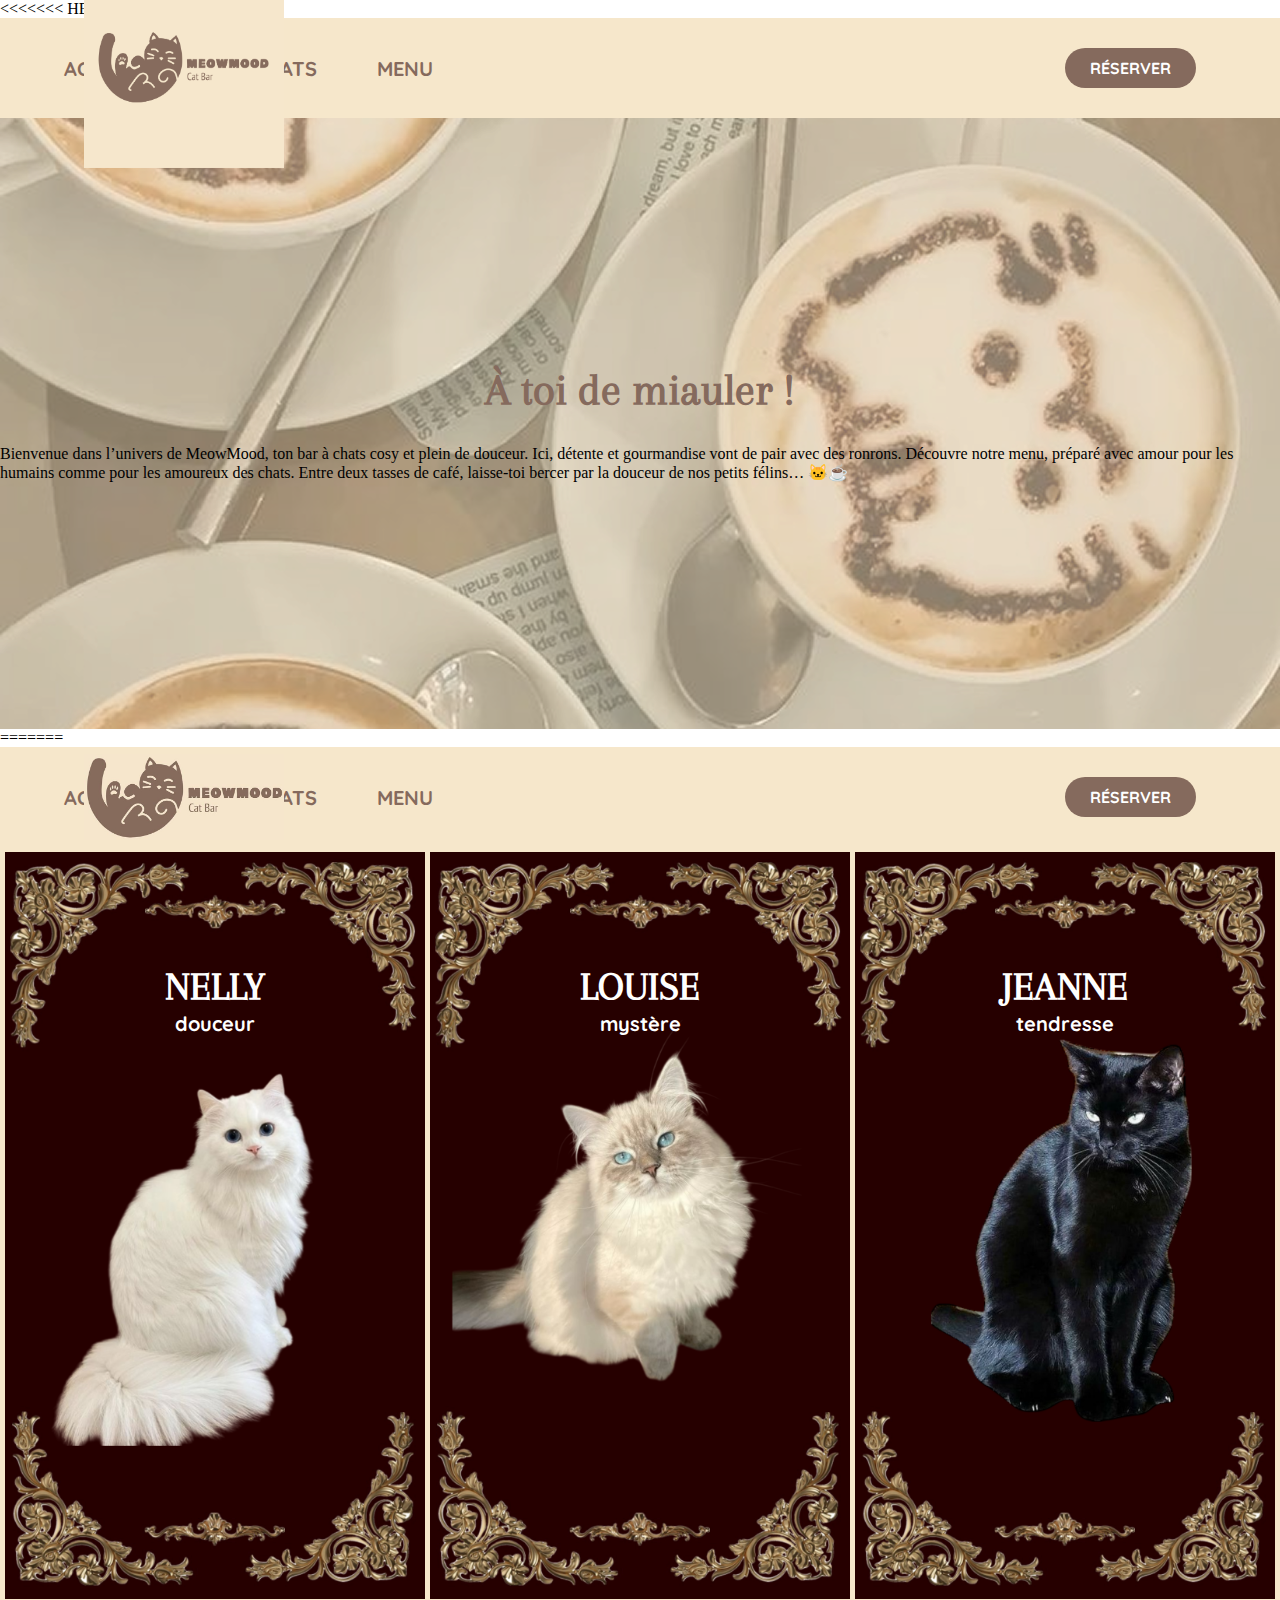
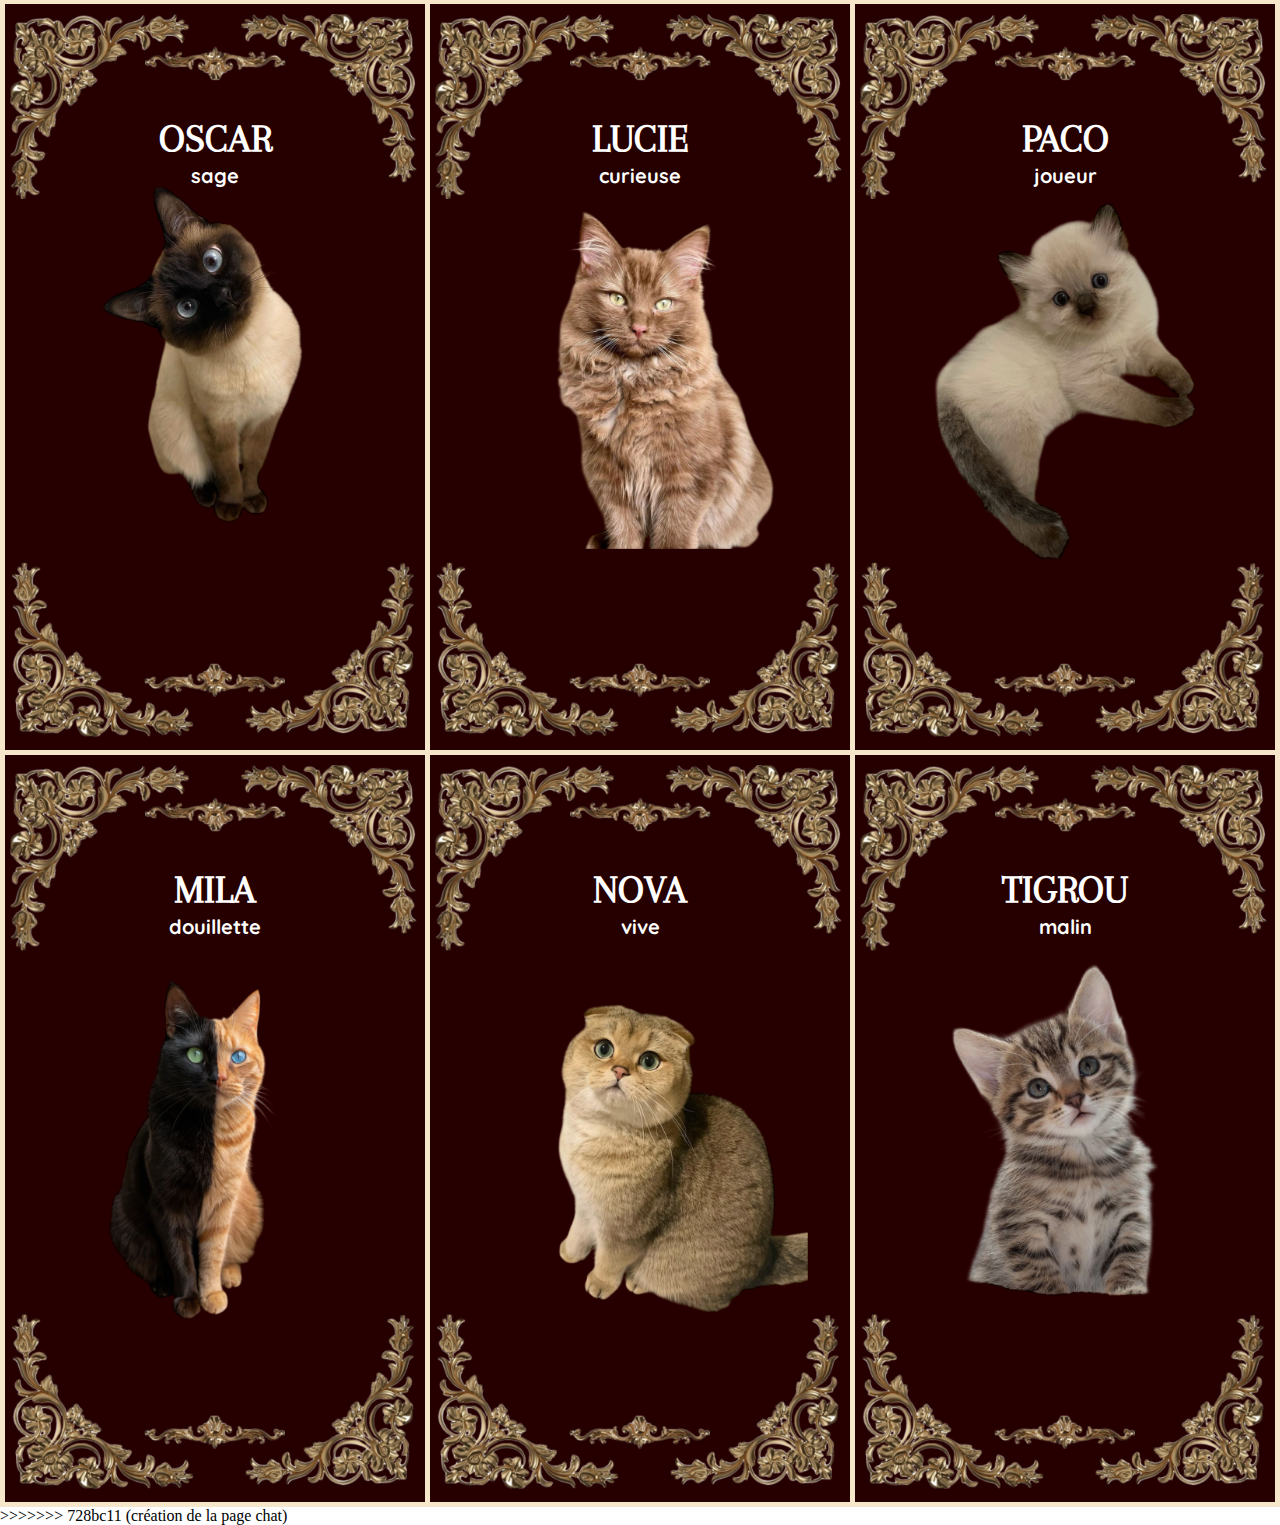
<file: index.html>
<!DOCTYPE html>
<html lang="fr">
<head>
<<<<<<< HEAD
    <meta charset="UTF-8">
    <meta name="viewport" content="width=device-width, initial-scale=1.0">
    <link rel="stylesheet" href="./chat.css">
    <link rel="preconnect" href="https://fonts.googleapis.com">
    <link rel="preconnect" href="https://fonts.gstatic.com" crossorigin>
    <link href="https://fonts.googleapis.com/css2?family=Lato:ital,wght@0,100;0,300;0,400;0,700;0,900;1,100;1,300;1,400;1,700;1,900&family=Outfit:wght@100..900&family=Quicksand:wght@300..700&family=Roboto+Condensed:ital,wght@0,100..900;1,100..900&display=swap" rel="stylesheet">
    <link rel="preconnect" href="https://fonts.googleapis.com">
    <link rel="preconnect" href="https://fonts.gstatic.com" crossorigin>
    <link href="https://fonts.googleapis.com/css2?family=Arapey:ital@0;1&family=Lato:ital,wght@0,100;0,300;0,400;0,700;0,900;1,100;1,300;1,400;1,700;1,900&family=Outfit:wght@100..900&family=Quicksand:wght@300..700&family=Roboto+Condensed:ital,wght@0,100..900;1,100..900&display=swap" rel="stylesheet">
    <title>Bar a chat</title>
</head>
<body>

<header>
        <nav>
          <img class="Logo" src="./logo v2.png" alt="logo MeowMood">
          <ul class="menu">
            <li>ACCUEIL</li>
            <li>NOS CHATS</li>
            <li>MENU</li>
          </ul>
          <button class="bouton-reserver">RÉSERVER</button>
        </nav>
      </header>

        <section class="nosboissons">
            <div class="intro">
                <h2 class="Jouer"> 
                    À toi de miauler !             
                 </h2>
                <p>
                    Bienvenue dans l’univers de MeowMood, ton bar à chats cosy et plein de douceur. Ici, détente et gourmandise vont de pair avec des ronrons. Découvre notre menu, préparé avec amour pour les humains comme pour les amoureux des chats. Entre deux tasses de café, laisse-toi bercer par la douceur de nos petits félins… 🐱☕
                </p>
            </div>

        </section>
=======
  <meta charset="UTF-8">
  <meta name="viewport" content="width=device-width, initial-scale=1.0">
  <title>Bar à chat</title>
  <link rel="stylesheet" href="Barachat.css">
  <link href="https://fonts.googleapis.com/css2?family=Arapey&family=Quicksand:wght@700&display=swap" rel="stylesheet">
</head>
<body>

    <header>
        <nav>
          <img class="Logo" src="./dossierphotochats/EBA35C6B-AF09-4070-A77E-F911AA7EF994_4_5005_c.jpeg" alt="logo MeowMood">
          <ul class="menu">
            <li>ACCUEIL</li>
            <li>NOS CHATS</li>
            <li>MENU</li>
          </ul>
          <button class="bouton-reserver">RÉSERVER</button>
        </nav>
      </header>
      

  <div class="chats">
    <div class="chat">
      <div class="noschats">
        <h2 class="nom">NELLY</h2>
        <p class="desc">douceur</p>
      </div>
      <img src="./dossierphotochats/070DD762-BCC7-44D9-8A66-4AE2BA2AAE58.png" alt="">
    </div>

    <div class="chat">
      <div class="noschats">
        <h2 class="nom">LOUISE</h2>
        <p class="desc">mystère</p>
      </div>
      <img src="./dossierphotochats/0F3E658E-907B-41C0-9786-19E8A2D44AFA.png" alt="">
    </div>

    <div class="chat">
      <div class="noschats">
        <h2 class="nom">JEANNE</h2>
        <p class="desc">tendresse</p>
      </div>
      <img src="./dossierphotochats/82FE5A45-3CA8-4BC0-947E-5FAD5B3723F5.png" alt="">
    </div>
    <div class="chat">
        <div class="noschats">
          <h2 class="nom">OSCAR</h2>
          <p class="desc">sage</p>
        </div>
        <img src="./dossierphotochats/4747D7E4-2DF5-4975-9103-C288CE723E0D.png" alt="">
      </div>
  
      <div class="chat">
        <div class="noschats">
          <h2 class="nom">LUCIE</h2>
          <p class="desc">curieuse</p>
        </div>
        <img src="./dossierphotochats/A15ACE97-04F4-4553-BE25-A222AAF6F7BC.png" alt="">
      </div>
  
      <div class="chat">
        <div class="noschats">
          <h2 class="nom">PACO</h2>
          <p class="desc">joueur</p>
        </div>
        <img src="./dossierphotochats/C7548AB7-7E4F-4FF6-9779-8B0E4E43654F.png" alt="">
      </div>
  
      <div class="chat">
        <div class="noschats">
          <h2 class="nom">MILA</h2>
          <p class="desc">douillette</p>
        </div>
        <img src="./dossierphotochats/F07F764D-E071-40C1-8E4C-76A402B6C269.png" alt="">
      </div>
  
      <div class="chat">
        <div class="noschats">
          <h2 class="nom">NOVA</h2>
          <p class="desc">vive</p>
        </div>
        <img src="./dossierphotochats/B8B4A647-DC1F-46BC-B7A4-1950BE65A9E4.png" alt="">
      </div>
  
      <div class="chat">
        <div class="noschats">
          <h2 class="nom">TIGROU</h2>
          <p class="desc">malin</p>
        </div>
        <img src="./dossierphotochats/30380AE3-3FB3-434A-B984-7815D08103D7.png" alt="">
      </div>
  </div>

>>>>>>> 728bc11 (création de la page chat)
</body>
</html>
</file>
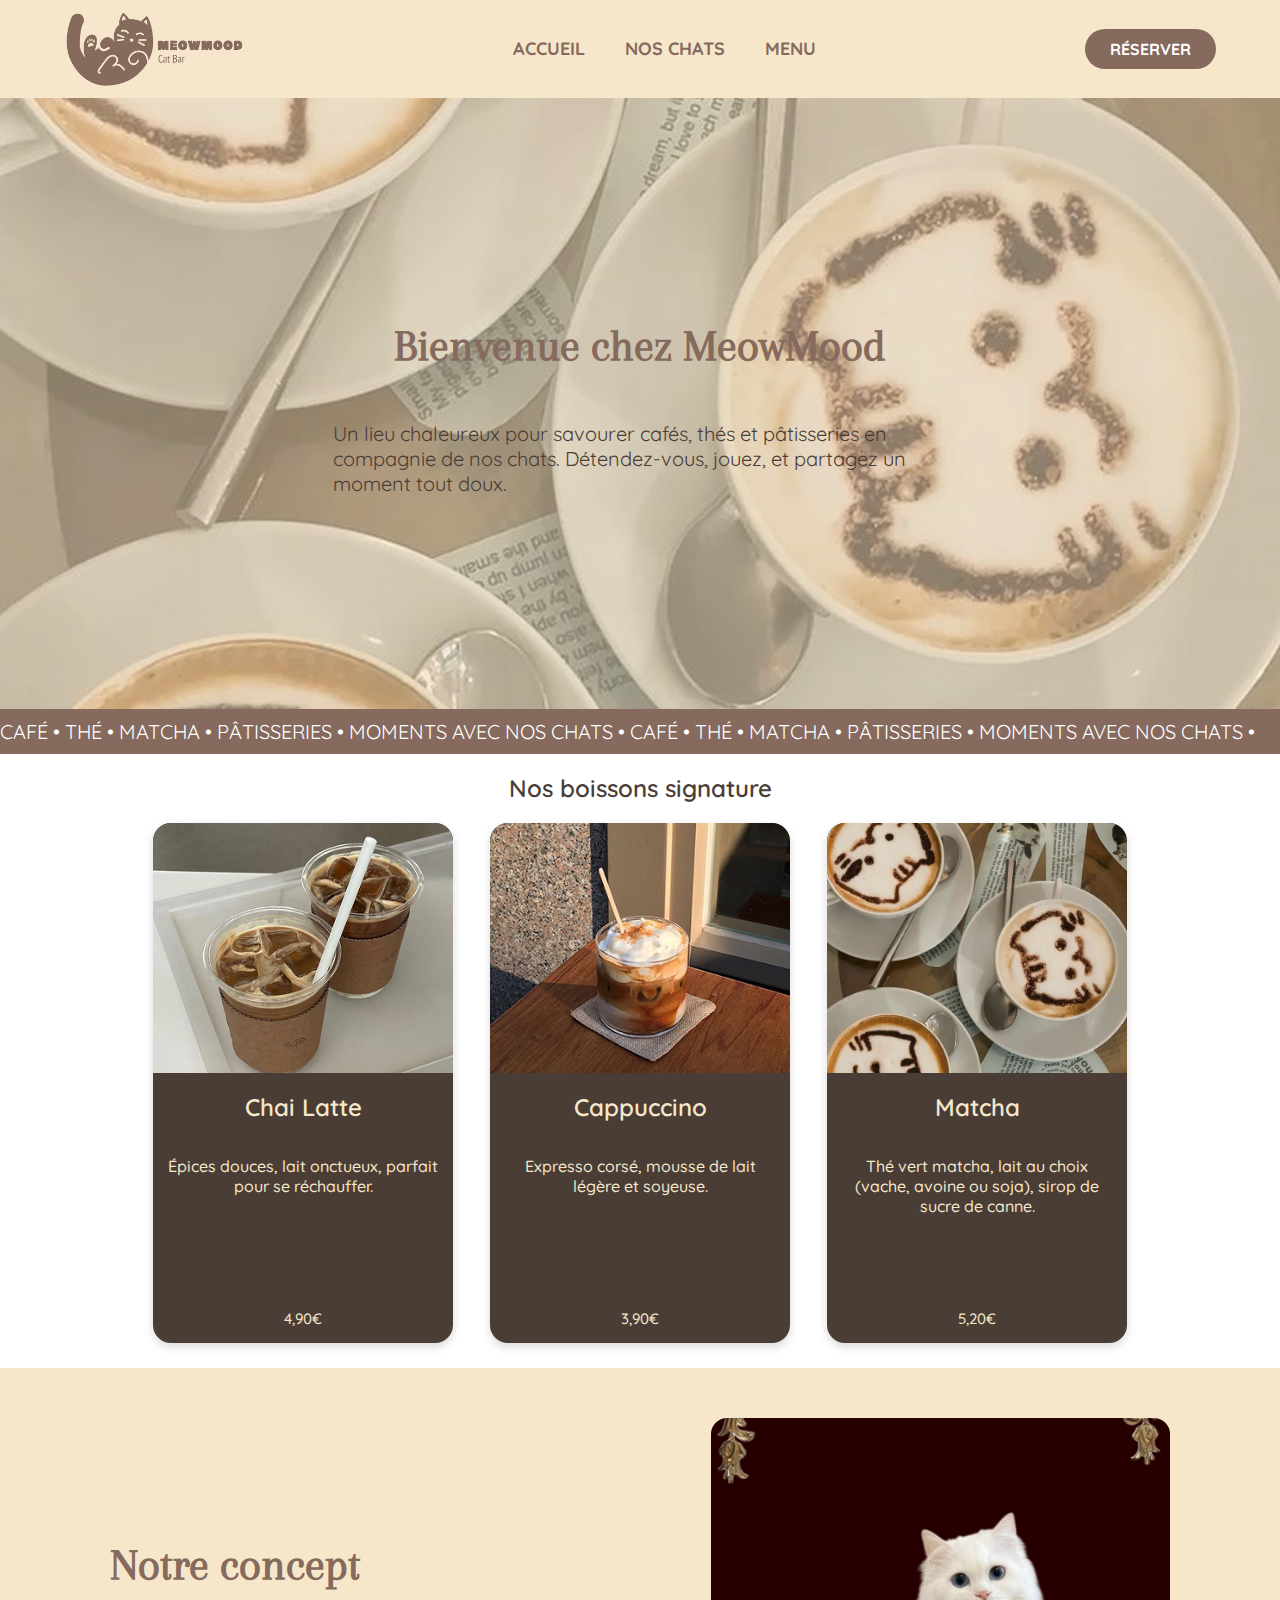
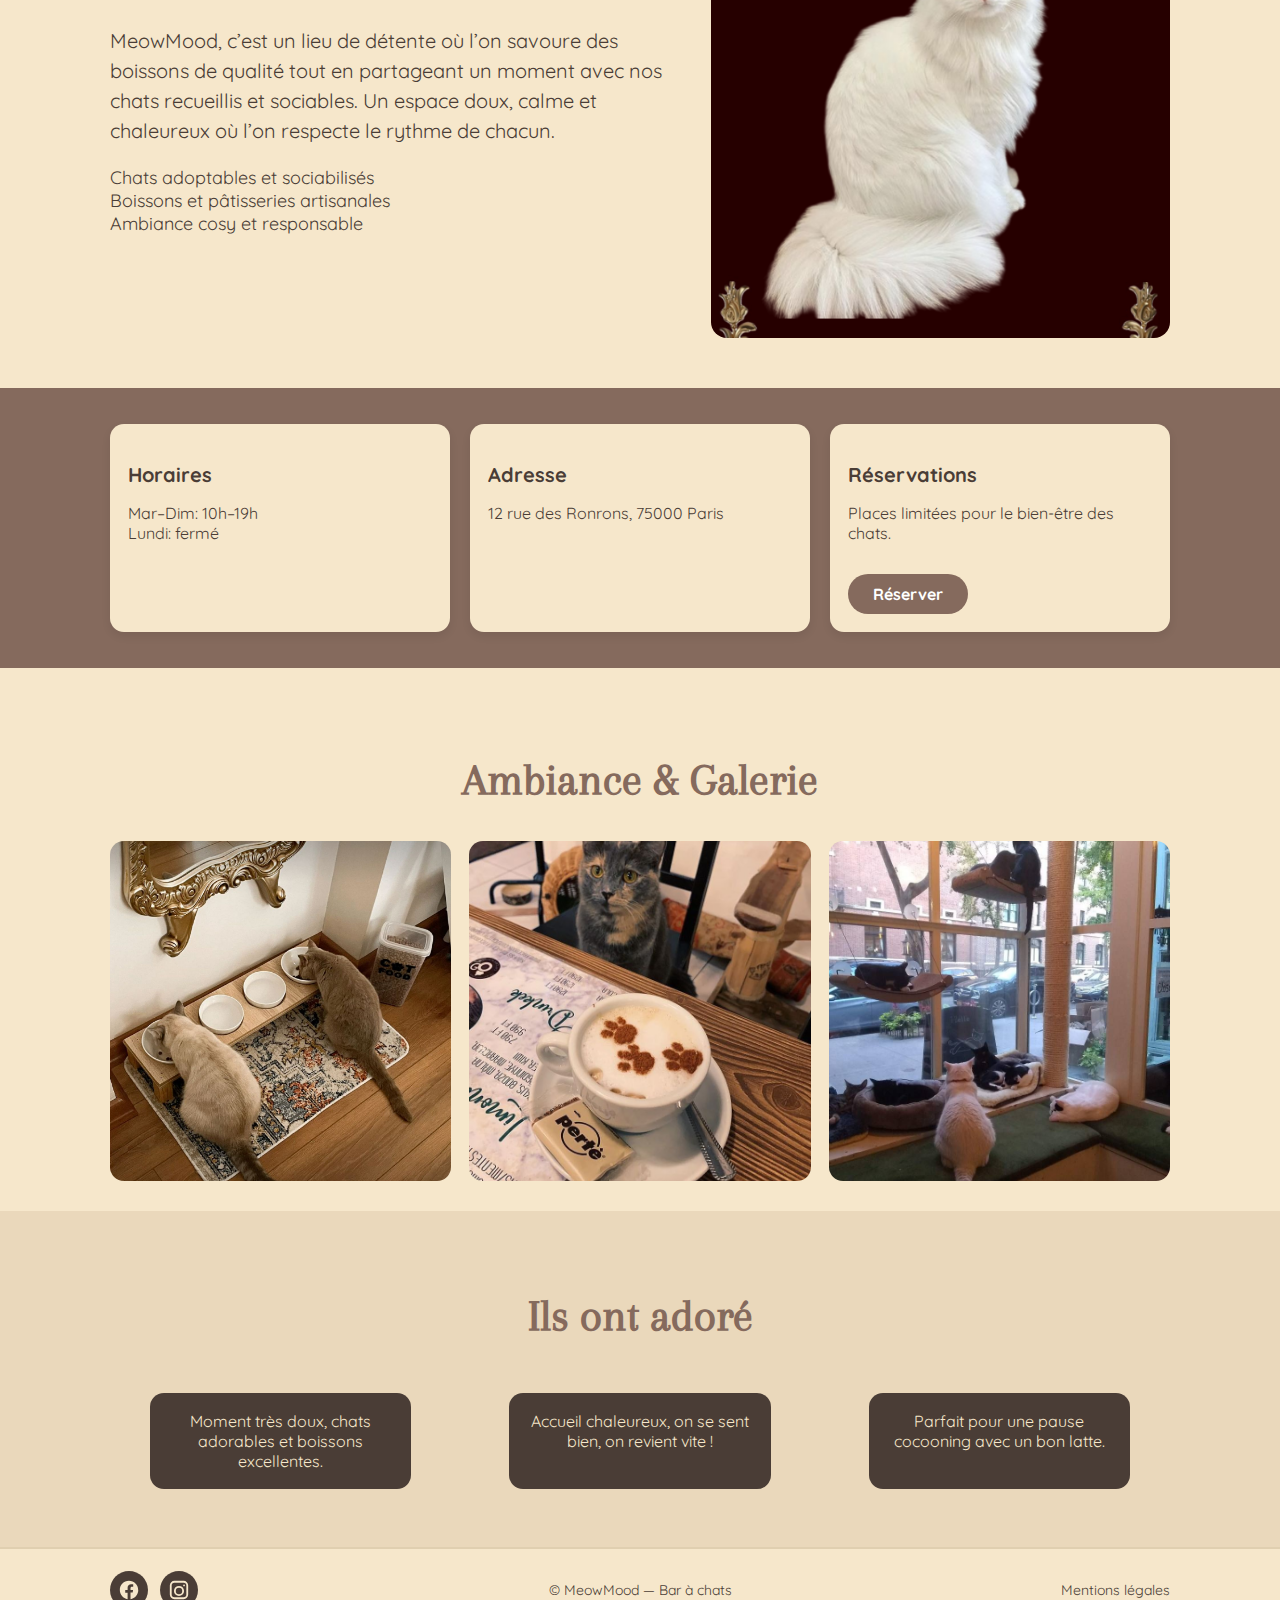
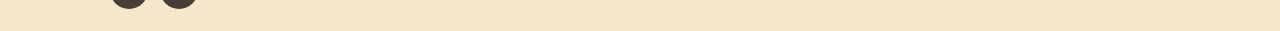
<file: accueil.html>
<!DOCTYPE html>
<html lang="fr">
<head>
    <meta charset="UTF-8">
    <meta name="viewport" content="width=device-width, initial-scale=1.0">
    <title>Bar à chat - Accueil</title>
    <link rel="stylesheet" href="accueil.css">
    <link href="https://fonts.googleapis.com/css2?family=Arapey&family=Quicksand:wght@700&display=swap" rel="stylesheet">
</head>
<body>
    <header>
        <nav>
          <img class="Logo" src="./dossierphotochats/EBA35C6B-AF09-4070-A77E-F911AA7EF994_4_5005_c.jpeg" alt="logo MeowMood">
          <ul class="menu">
            <li>ACCUEIL</li>
            <li><a href="nos-chats.html" style="color: inherit; text-decoration: none;">NOS CHATS</a></li>
            <li><a href="index.html" style="color: inherit; text-decoration: none;">MENU</a></li>
          </ul>
          <button class="bouton-reserver">RÉSERVER</button>
        </nav>
    </header>

    <section class="intro">
        <div style="flex:1"></div>
        <h1 class="Jouer">Bienvenue chez MeowMood</h1>
        <p class="premier">Un lieu chaleureux pour savourer cafés, thés et pâtisseries en compagnie de nos chats. Détendez-vous, jouez, et partagez un moment tout doux.</p>
        <div style="flex:1"></div>
    </section>

    <div class="deroule">
        <div class="texte_fixe">
            <span class="texte_deroulant">CAFÉ • THÉ • MATCHA • PÂTISSERIES • MOMENTS AVEC NOS CHATS • CAFÉ • THÉ • MATCHA • PÂTISSERIES • MOMENTS AVEC NOS CHATS • </span>
        </div>
    </div>

    <section class="boissons">
        <h2 class="boissons-titres">Nos boissons signature</h2>
        <div class="drinks">
            <article class="card-boisson">
                <img class="matcha" src="./Chai latte.png" alt="Chai latte">
                <h3 class="boisson-titre">Chai Latte</h3>
                <p class="boisson-text">Épices douces, lait onctueux, parfait pour se réchauffer.</p>
                <p class="boisson-prix">4,90€</p>
            </article>
            <article class="card-boisson">
                <img class="matcha" src="./capuccino.png" alt="Cappuccino">
                <h3 class="boisson-titre">Cappuccino</h3>
                <p class="boisson-text">Expresso corsé, mousse de lait légère et soyeuse.</p>
                <p class="boisson-prix">3,90€</p>
            </article>
            <article class="card-boisson">
                <img class="matcha" src="./bdf82044e49492984450d56ca21430ed.jpg" alt="Matcha latte">
                <h3 class="boisson-titre">Matcha</h3>
                <p class="boisson-text">Thé vert matcha, lait au choix (vache, avoine ou soja), sirop de sucre de canne.</p>
                <p class="boisson-prix">5,20€</p>
            </article>
        </div>
    </section>

    <section class="concept">
        <div class="concept__content">
            <div class="concept__text">
                <h2 class="section-title">Notre concept</h2>
                <p class="section-paragraph">MeowMood, c’est un lieu de détente où l’on savoure des boissons de qualité tout en partageant un moment avec nos chats recueillis et sociables. Un espace doux, calme et chaleureux où l’on respecte le rythme de chacun.</p>
                <ul class="concept__list">
                    <li>Chats adoptables et sociabilisés</li>
                    <li>Boissons et pâtisseries artisanales</li>
                    <li>Ambiance cosy et responsable</li>
                </ul>
            </div>
            <div class="concept__media">
                <img src="./dossierphotochats/070DD762-BCC7-44D9-8A66-4AE2BA2AAE58.png" alt="Chat dans le bar" class="concept__img">
            </div>
        </div>
    </section>

    <section class="infos">
        <div class="infos__grid">
            <div class="infos__card">
                <h3 class="infos__title">Horaires</h3>
                <p class="infos__text">Mar–Dim: 10h–19h<br>Lundi: fermé</p>
            </div>
            <div class="infos__card">
                <h3 class="infos__title">Adresse</h3>
                <p class="infos__text">12 rue des Ronrons, 75000 Paris</p>
            </div>
            <div class="infos__card">
                <h3 class="infos__title">Réservations</h3>
                <p class="infos__text">Places limitées pour le bien-être des chats.</p>
                <button class="bouton-reserver infos__cta">Réserver</button>
            </div>
        </div>
    </section>

    <section class="galerie">
        <h2 class="section-title center">Ambiance & Galerie</h2>
        <div class="galerie__grid">
            <img src="./051cada663c56b49b1760e0638ea4081.jpg" alt="Chai latte" class="galerie__img">
            <img src="./café bar a chat.jpg" alt="Cappuccino" class="galerie__img">
            <img src="./bar fenetre.jpg" alt="Matcha" class="galerie__img">
        </div>
    </section>

    <section class="temoignages">
        <h2 class="section-title center">Ils ont adoré</h2>
        <div class="temoignages__list">
            <blockquote class="temoignage">Moment très doux, chats adorables et boissons excellentes.</blockquote>
            <blockquote class="temoignage">Accueil chaleureux, on se sent bien, on revient vite !</blockquote>
            <blockquote class="temoignage">Parfait pour une pause cocooning avec un bon latte.</blockquote>
        </div>
    </section>

    <footer class="footer">
        <div class="footer__container">
            <div class="footer__social">
                <a class="footer__icon" href="#" aria-label="Facebook">
                    <svg viewBox="0 0 24 24" width="22" height="22" fill="currentColor" aria-hidden="true"><path d="M22 12.06C22 6.48 17.52 2 11.94 2S2 6.48 2 12.06c0 5.02 3.68 9.18 8.48 9.94v-7.03H7.9v-2.9h2.58V9.6c0-2.54 1.51-3.95 3.83-3.95 1.11 0 2.27.2 2.27.2v2.5h-1.28c-1.26 0-1.65.79-1.65 1.6v1.92h2.81l-.45 2.9h-2.36V22c4.8-.76 8.45-4.92 8.45-9.94z"/></svg>
                </a>
                <a class="footer__icon" href="#" aria-label="Instagram">
                    <svg viewBox="0 0 24 24" width="22" height="22" fill="currentColor" aria-hidden="true"><path d="M7 2h10a5 5 0 0 1 5 5v10a5 5 0 0 1-5 5H7a5 5 0 0 1-5-5V7a5 5 0 0 1 5-5zm0 2a3 3 0 0 0-3 3v10a3 3 0 0 0 3 3h10a3 3 0 0 0 3-3V7a3 3 0 0 0-3-3H7zm5 3.5a5.5 5.5 0 1 1 0 11a5.5 5.5 0 0 1 0-11zm0 2a3.5 3.5 0 1 0 0 7a3.5 3.5 0 0 0 0-7zM17.5 6a1 1 0 1 1 0 2a1 1 0 0 1 0-2z"/></svg>
                </a>
            </div>
            <p class="footer__text">© MeowMood — Bar à chats</p>
            <a href="#" class="footer__legal">Mentions légales</a>
        </div>
    </footer>

</body>
</html>
</file>
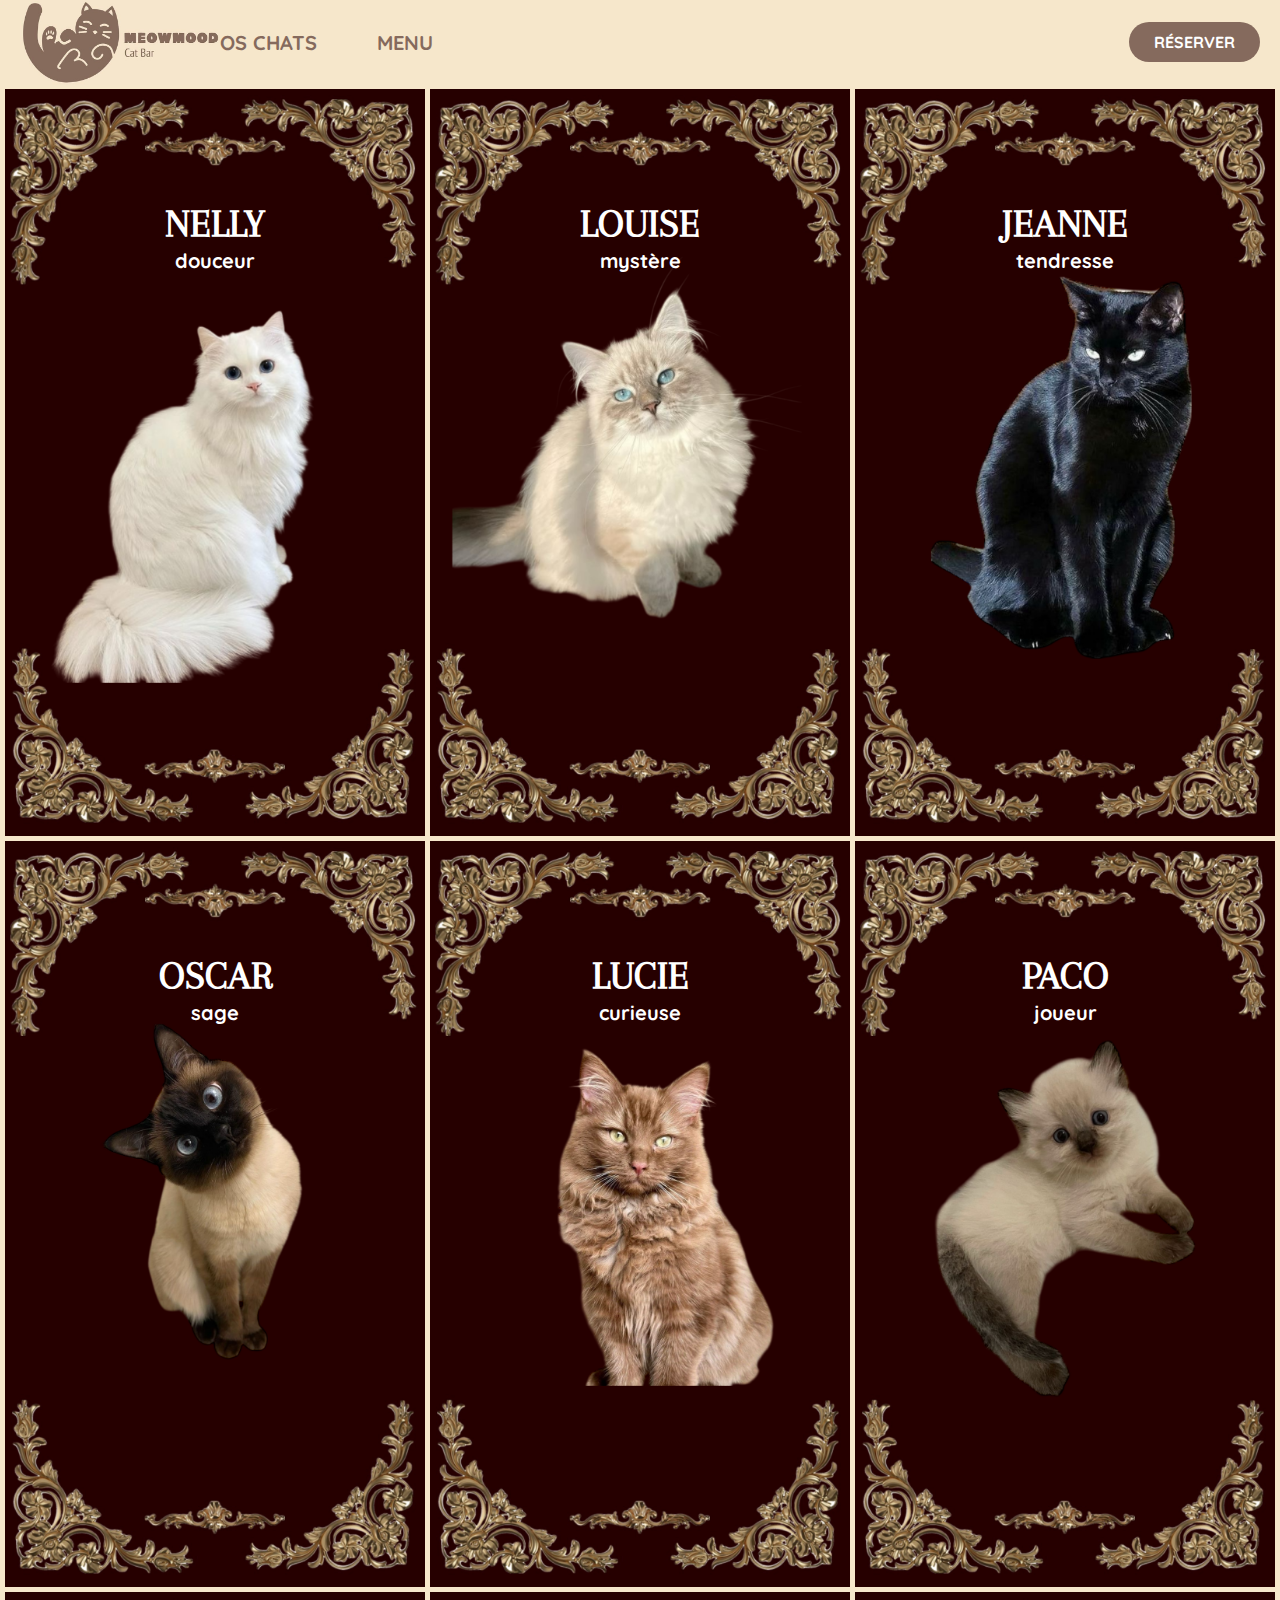
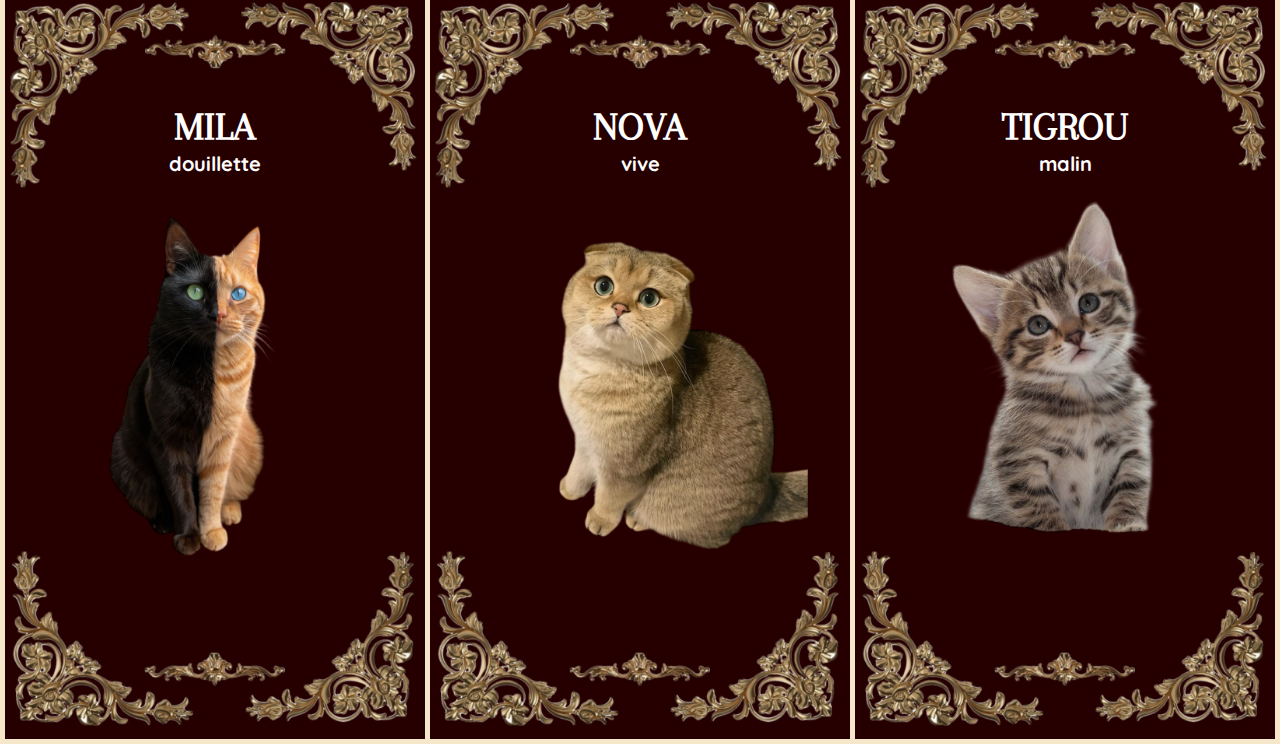
<file: nos-chats.html>
<!DOCTYPE html>
<html lang="fr">
<head>
  <meta charset="UTF-8" />
  <meta name="viewport" content="width=device-width, initial-scale=1.0"/>
  <title>Bar à chat</title>
  <link rel="stylesheet" href="Barachat.css"/>
  <link href="https://fonts.googleapis.com/css2?family=Arapey&family=Quicksand:wght@700&display=swap" rel="stylesheet">
</head>
<body>

  <header>
    <nav>
      <img class="Logo" src="./dossierphotochats/EBA35C6B-AF09-4070-A77E-F911AA7EF994_4_5005_c.jpeg" alt="logo MeowMood">
      <ul class="menu">
        <li>ACCUEIL</li>
        <li>NOS CHATS</li>
        <li>MENU</li>
      </ul>
      <button class="bouton-reserver">RÉSERVER</button>
    </nav>
  </header>

  <div class="chats">
    <div class="chat">
      <div class="noschats">
        <h2 class="nom">NELLY</h2>
        <p class="desc">douceur</p>
      </div>
      <img src="./dossierphotochats/070DD762-BCC7-44D9-8A66-4AE2BA2AAE58.png" alt="Nelly">
    </div>

    <div class="chat">
      <div class="noschats">
        <h2 class="nom">LOUISE</h2>
        <p class="desc">mystère</p>
      </div>
      <img src="./dossierphotochats/0F3E658E-907B-41C0-9786-19E8A2D44AFA.png" alt="Louise">
    </div>

    <div class="chat">
      <div class="noschats">
        <h2 class="nom">JEANNE</h2>
        <p class="desc">tendresse</p>
      </div>
      <img src="./dossierphotochats/82FE5A45-3CA8-4BC0-947E-5FAD5B3723F5.png" alt="Jeanne">
    </div>

    <div class="chat">
      <div class="noschats">
        <h2 class="nom">OSCAR</h2>
        <p class="desc">sage</p>
      </div>
      <img src="./dossierphotochats/4747D7E4-2DF5-4975-9103-C288CE723E0D.png" alt="Oscar">
    </div>

    <div class="chat">
      <div class="noschats">
        <h2 class="nom">LUCIE</h2>
        <p class="desc">curieuse</p>
      </div>
      <img src="./dossierphotochats/A15ACE97-04F4-4553-BE25-A222AAF6F7BC.png" alt="Lucie">
    </div>

    <div class="chat">
      <div class="noschats">
        <h2 class="nom">PACO</h2>
        <p class="desc">joueur</p>
      </div>
      <img src="./dossierphotochats/C7548AB7-7E4F-4FF6-9779-8B0E4E43654F.png" alt="Paco">
    </div>

    <div class="chat">
      <div class="noschats">
        <h2 class="nom">MILA</h2>
        <p class="desc">douillette</p>
      </div>
      <img src="./dossierphotochats/F07F764D-E071-40C1-8E4C-76A402B6C269.png" alt="Mila">
    </div>

    <div class="chat">
      <div class="noschats">
        <h2 class="nom">NOVA</h2>
        <p class="desc">vive</p>
      </div>
      <img src="./dossierphotochats/B8B4A647-DC1F-46BC-B7A4-1950BE65A9E4.png" alt="Nova">
    </div>

    <div class="chat">
      <div class="noschats">
        <h2 class="nom">TIGROU</h2>
        <p class="desc">malin</p>
      </div>
      <img src="./dossierphotochats/30380AE3-3FB3-434A-B984-7815D08103D7.png" alt="Tigrou">
    </div>
  </div>

</body>
</html>
</file>
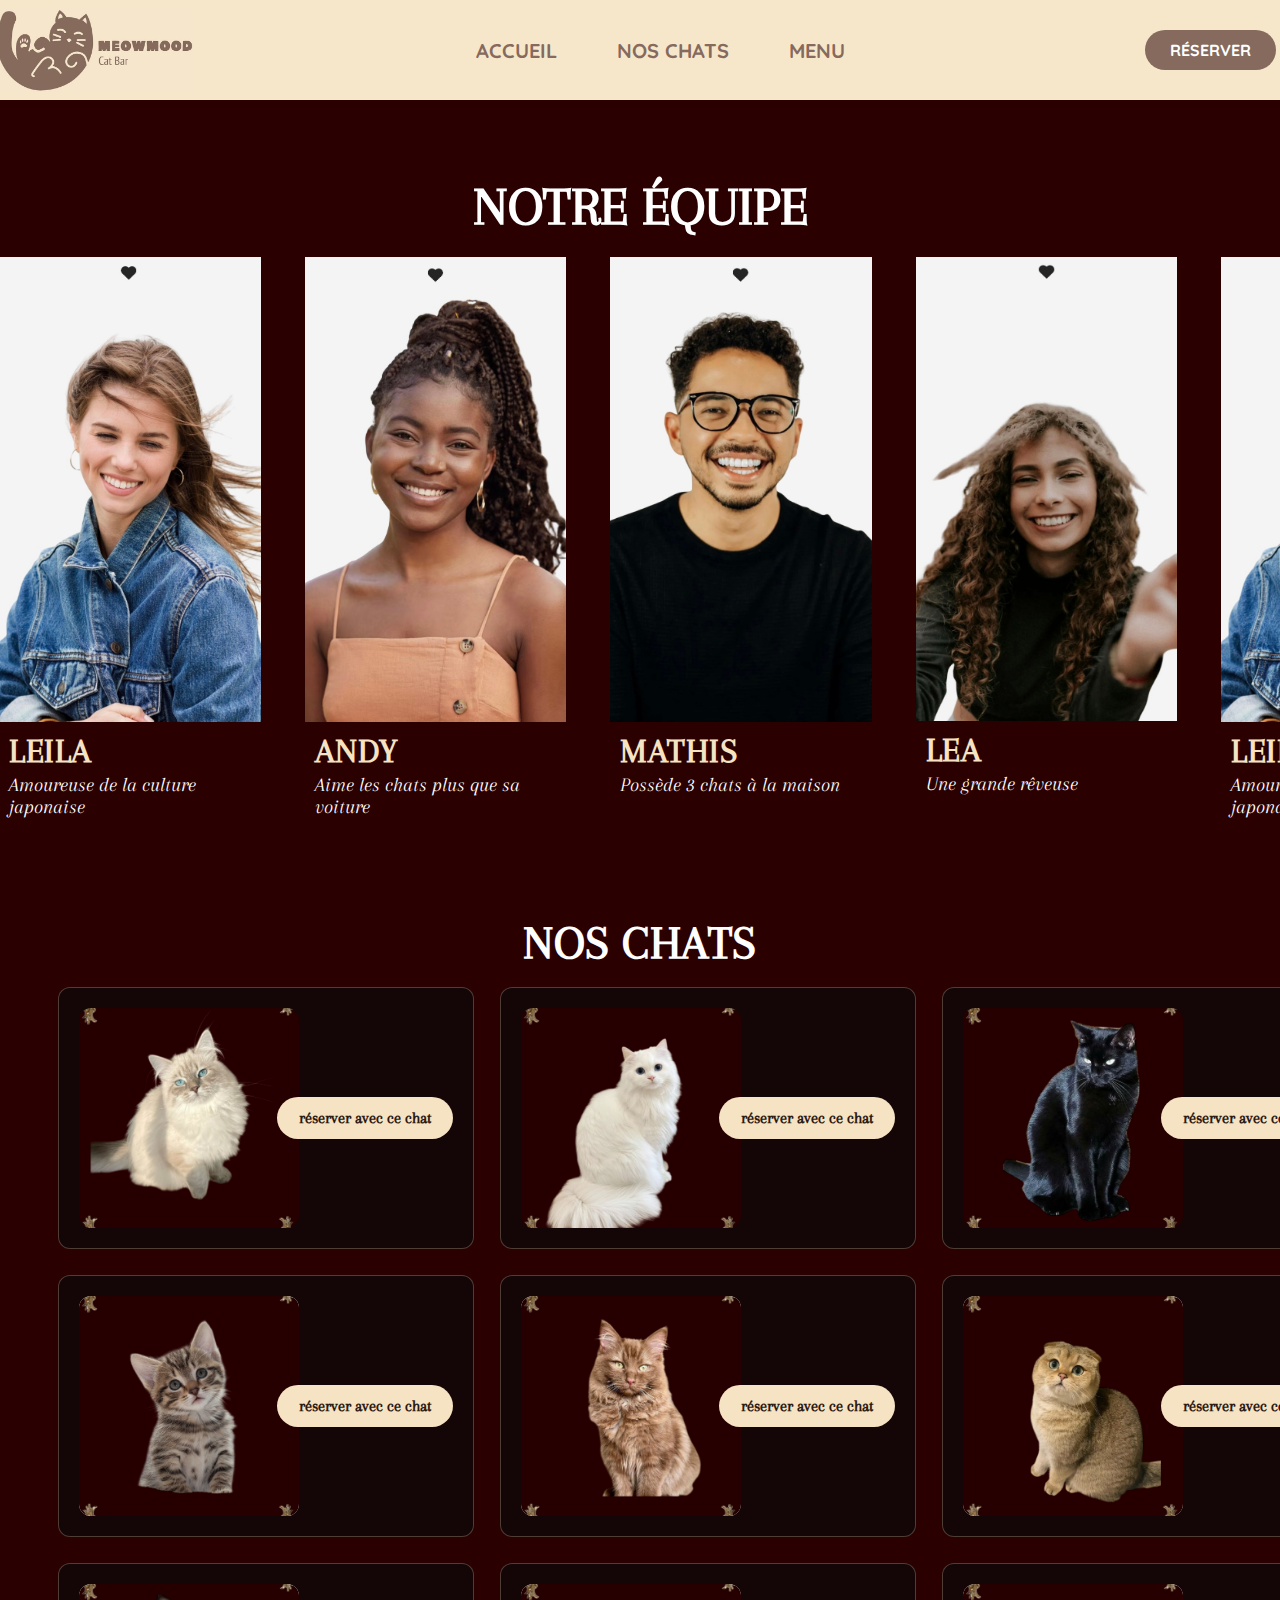
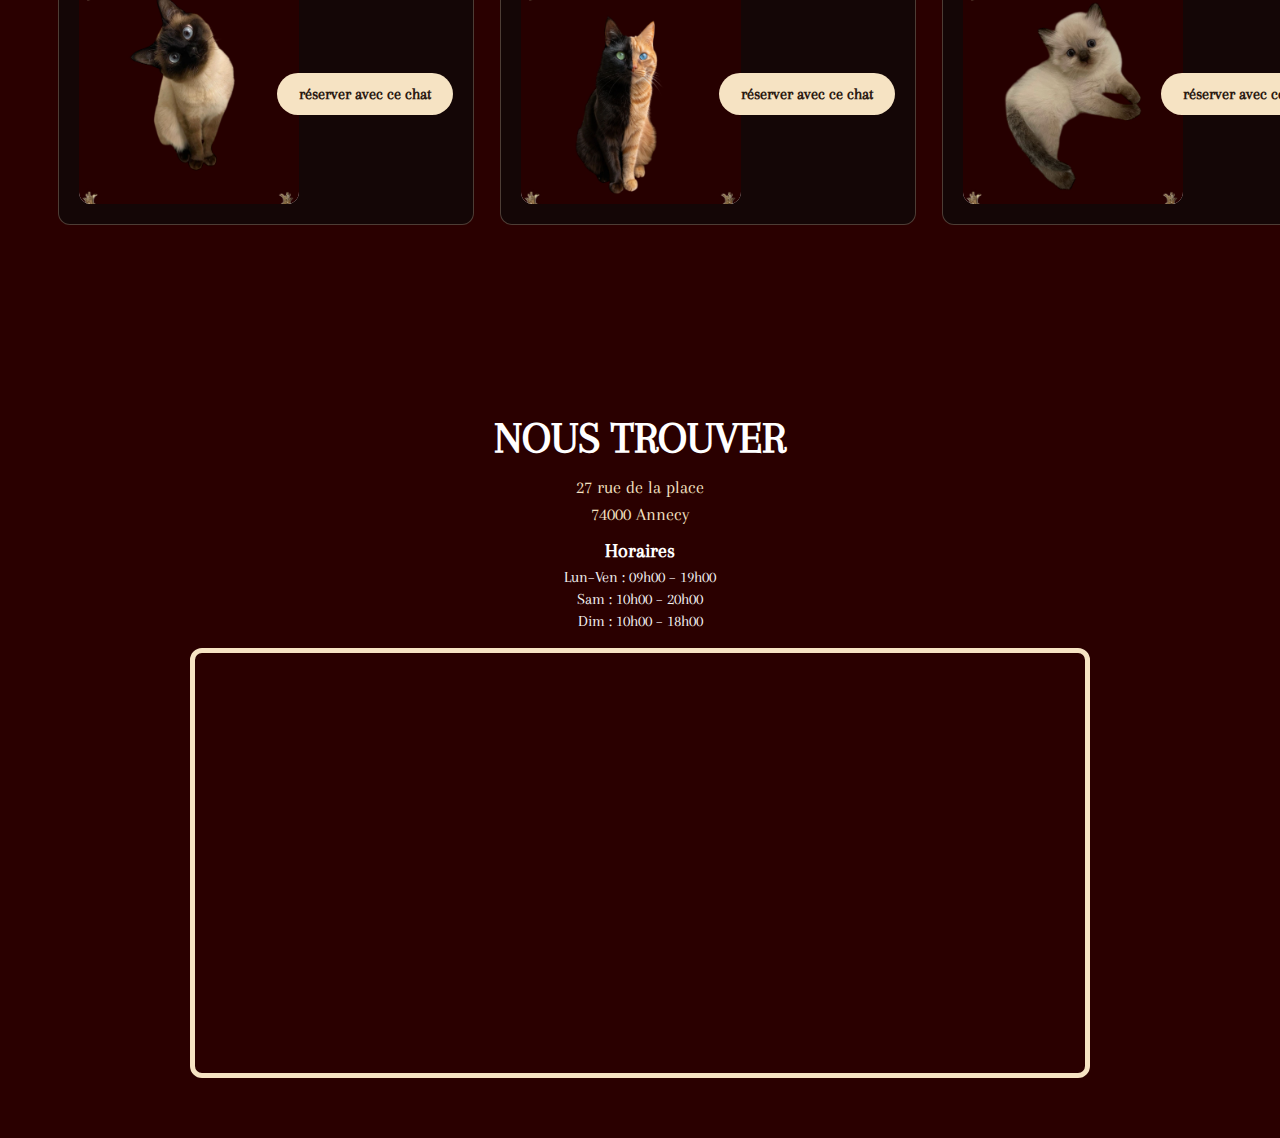
<file: reserver.html>
<!-- reserver.html -->
<!DOCTYPE html>
<html lang="fr">
<head>
  <meta charset="UTF-8" />
  <meta name="viewport" content="width=device-width, initial-scale=1" />
  <title>Réserver — MeowMood</title>
  <link rel="stylesheet" href="reserver.css" />
  <link href="https://fonts.googleapis.com/css2?family=Arapey&family=Quicksand:wght@700&display=swap" rel="stylesheet">
</head>
<body class="reserver">

  <!-- HEADER -->
  <header>
    <nav>
      <img class="Logo" src="./dossierphotochats/EBA35C6B-AF09-4070-A77E-F911AA7EF994_4_5005_c.jpeg" alt="logo MeowMood">
      <ul class="menu">
        <li><a href="index.html">ACCUEIL</a></li>
        <li><a href="nos-chats.html">NOS CHATS</a></li>
        <li><a href="menu.html">MENU</a></li>
      </ul>
      <button class="bouton-reserver" onclick="window.location.href='reserver.html'">RÉSERVER</button>
    </nav>
  </header>

  <!-- CARROUSEL -->
  <section class="resa">
    <h2 class="titre-reserv">NOTRE ÉQUIPE</h2>
    <div class="railsnap" id="railsnap">
      <div class="card">
        <img src="./dossierphotochats/6F1E823B-B3EA-4F06-8B9C-7D0A05A12AB8.jpeg" alt="">
        <div class="txt">
          <h4>LEILA</h4>
          <p>Amoureuse de la culture japonaise</p>
        </div>
      </div>
      <div class="card">
        <img src="./dossierphotochats/13FED001-2DE2-424C-BAD4-31DFA6ABBF4A.jpeg" alt="">
        <div class="txt">
          <h4>ANDY</h4>
          <p>Aime les chats plus que sa voiture</p>
        </div>
      </div>
      <div class="card">
        <img src="./dossierphotochats/725EA5AF-253D-4FDA-A8AD-8ACB806FBE1F.jpeg" alt="">
        <div class="txt">
          <h4>MATHIS</h4>
          <p>Possède 3 chats à la maison</p>
        </div>
      </div>
      <div class="card">
        <img src="./dossierphotochats/20165A84-3F7E-4946-B697-3BE221E29210.jpeg" alt="">
        <div class="txt">
          <h4>LEA</h4>
          <p>Une grande rêveuse</p>
        </div>
      </div>
    </div>
  </section>

  <script>
  (function () {
    const rail = document.getElementById('railsnap');
    if (!rail) return;
    const items = Array.from(rail.children);
    items.forEach(el => rail.appendChild(el.cloneNode(true)));
    let running = true, pos = 0;
    const speed = 0.6;
    function loop() {
      if (!running) return;
      if (rail.scrollWidth > rail.clientWidth) {
        pos += speed;
        const half = rail.scrollWidth / 2;
        if (pos >= half) pos = 0;
        rail.scrollLeft = pos;
      }
      requestAnimationFrame(loop);
    }
    rail.addEventListener('mouseenter', () => running = false);
    rail.addEventListener('mouseleave', () => { if (!running) { running = true; requestAnimationFrame(loop); }});
    requestAnimationFrame(loop);
  })();
  </script>

  <!-- GRILLE CHATS -->
  <section class="grille-chats">
    <h2 class="grille-titre">NOS CHATS</h2>
    <ul class="grille">
      <li class="carte">
        <img src="./dossierphotochats/0F3E658E-907B-41C0-9786-19E8A2D44AFA.png" alt="" class="carte-img">
        <div class="carte-texte">
          
        </div>
        <a href="reserver.html#chat1" class="carte-action">réserver avec ce chat</a>
      </li>
      <li class="carte">
        <img src="./dossierphotochats/070DD762-BCC7-44D9-8A66-4AE2BA2AAE58.png" alt="" class="carte-img">
        <div class="carte-texte">
          
        </div>
        <a href="reserver.html#chat2" class="carte-action">réserver avec ce chat</a>
      </li>
      <li class="carte">
        <img src="./dossierphotochats/82FE5A45-3CA8-4BC0-947E-5FAD5B3723F5.png" alt="" class="carte-img">
        <div class="carte-texte">
          
        </div>
        <a href="reserver.html#chat3" class="carte-action">réserver avec ce chat</a>
      </li>
      <li class="carte">
        <img src="./dossierphotochats/30380AE3-3FB3-434A-B984-7815D08103D7.png" alt="" class="carte-img">
        <div class="carte-texte">
         
        </div>
        <a href="reserver.html#chat4" class="carte-action">réserver avec ce chat</a>
      </li>
      <li class="carte">
        <img src="./dossierphotochats/A15ACE97-04F4-4553-BE25-A222AAF6F7BC.png" alt="" class="carte-img">
        <div class="carte-texte">
          
        </div>
        <a href="reserver.html#chat5" class="carte-action">réserver avec ce chat</a>
      </li>
      <li class="carte">
        <img src="./dossierphotochats/B8B4A647-DC1F-46BC-B7A4-1950BE65A9E4.png" alt="" class="carte-img">
        <div class="carte-texte">
          
        </div>
        <a href="reserver.html#chat6" class="carte-action">réserver avec ce chat</a>
      </li>
      <li class="carte">
        <img src="./dossierphotochats/4747D7E4-2DF5-4975-9103-C288CE723E0D.png" alt="" class="carte-img">
        <div class="carte-texte">
          
        </div>
        <a href="reserver.html#chat7" class="carte-action">réserver avec ce chat</a>
      </li>
      <li class="carte">
        <img src="./dossierphotochats/F07F764D-E071-40C1-8E4C-76A402B6C269.png" alt="" class="carte-img">
        <div class="carte-texte">
          
        </div>
        <a href="reserver.html#chat8" class="carte-action">réserver avec ce chat</a>
      </li>
      <li class="carte">
        <img src="./dossierphotochats/C7548AB7-7E4F-4FF6-9779-8B0E4E43654F.png" alt="" class="carte-img">
        <div class="carte-texte">
          
        </div>
        <a href="reserver.html#chat9" class="carte-action">réserver avec ce chat</a>
      </li>
    </ul>
  </section>

  <!-- MAP -->
  <section class="map-section">
    <h2 class="map-title">NOUS TROUVER</h2>
    <p class="map-address">27 rue de la place<br>74000 Annecy</p>
    <div class="map-hours">
      <h3>Horaires</h3>
      <ul>
        <li>Lun–Ven : 09h00 – 19h00</li>
        <li>Sam : 10h00 – 20h00</li>
        <li>Dim : 10h00 – 18h00</li>
      </ul>
    </div>
    <div class="map-container">
      <iframe
        src="https://www.google.com/maps/embed?pb=!1m18!1m12!1m3!1d2794.68863653616!2d6.123744415702161!3d45.89924787910806!2m3!1f0!2f0!3f0!3m2!1i1024!2i768!4f13.1!3m3!1m2!1s0x478ba8fde0fd494f%3A0x408ab2ae4beef50!2sAnnecy!5e0!3m2!1sfr!2sfr!4v1697041234567!5m2!1sfr!2sfr"
        width="100%" height="420" style="border:0;" allowfullscreen="" loading="lazy">
      </iframe>
    </div>
  </section>

</body>
</html>
</file>
<file: chat.css>
* {
  margin: 0;
  padding: 0;
  box-sizing: border-box;
}

header {
  background-color: #F6E7CB;
  height: 100px;
  display: flex;
  align-items: center;
  justify-content: center;
}

nav {
  display: flex;
  align-items: center;
  justify-content: center;
  width: 90%;
  position: relative;
}

.Logo {
  position: absolute;
  left: -70px;
  width: 200px;
  height: auto;
}

.bouton-reserver {
  position: absolute;
  right: -60px;
  padding: 10px 25px;
  background-color: #856A5D;
  color: white;
  font-family: "Quicksand", sans-serif;
  font-size: 16px;
  font-weight: 700;
  border: none;
  border-radius: 30px;
  cursor: pointer;
  transition: background-color 0.3s ease, transform 0.2s ease;
}

.bouton-reserver:hover {
  background-color: #4a3d36;
  transform: scale(1.05);
}

.menu {
  list-style: none;
  display: flex;
  gap: 60px;
  font-family: "Quicksand", sans-serif;
  font-weight: 700;
  font-size: 20px;
  color: #856A5D;
}

.menu li {
  cursor: pointer;
  transition: color 0.3s;
}

.menu li:hover {
  color: #4a3d36;
}

.intro {
  background-image: url(./Header.png);
  background-size: cover;
  background-position: center center;
  height: 611px;
  display: flex;
  justify-content: center;
  align-items: center;
  display: flex;
  flex-direction: column;
  animation: softFade 1.5s ease-in-out;
}

@keyframes softFade {
  0% {
    opacity: 0;
    filter: brightness(0.7) contrast(1.1) saturate(0.8);
  }
  50% {
    opacity: 0.8;
    filter: brightness(1.05) contrast(1) saturate(1);
  }
  100% {
    opacity: 1;
    filter: brightness(1) contrast(1) saturate(1);
  }
}
.Jouer {
  font-family: Arapey;
  font-size: 45px;
  font-weight: 800;
  color: #856A5D;
  margin-bottom: 31px;
  animation: textReveal 1.2s ease-out 0.8s forwards;
}

.premier {
  font-family: Quicksand;
  font-size: 20px;
  width: 615px;
  height: 150px;
  flex-shrink: 0;
  color: #4a3d36;
  animation: textReveal 1.2s ease-out 1.1s forwards;
}

@keyframes textReveal {
  0% {
    opacity: 0;
    transform: translateY(20px); /* arrive doucement du bas */
  }
  100% {
    opacity: 1;
    transform: translateY(0);
  }
}
.deroule {
  width: 100%;
  overflow: hidden;
  box-sizing: border-box;
}

.texte_fixe {
  background-color: #856A5D;
  font-family: Quicksand;
  font-size: 20px;
  color: white;
  padding: 10px 0px;
  white-space: nowrap;
}

.texte_deroulant {
  display: inline-block;
  animation: defilement 10s linear infinite;
}

@keyframes defilement {
  from {
    transform: translateX(0%);
  }
  to {
    transform: translateX(-50%);
  }
}
.drinks {
  display: flex;
  flex-direction: row;
  justify-content: center;
  gap: 37px;
  padding-bottom: 25px;
}

.boissons {
  font-family: Arapey;
  font-size: 45px;
  font-weight: 800;
  color: #856A5D;
  text-align: center;
  padding: 63px 0px 43px 0px;
}

.card-boisson {
  width: 348px;
  height: 520px;
  border-radius: 18px;
  background: #4A3D36;
  overflow: hidden;
  box-shadow: 0 4px 10px rgba(0, 0, 0, 0.15);
}

.matcha {
  border-radius: 18px 18px 0 0;
}

.cards-boisson {
  width: 348px;
  height: 520px;
  border-radius: 18px;
  background: #F6E7CB;
  overflow: hidden;
  box-shadow: 0 4px 10px rgba(0, 0, 0, 0.15);
}

.card.boisson {
  width: 348px;
  height: 520px;
  border-radius: 18px;
  background: #4A3D36;
  overflow: hidden;
  box-shadow: 0 4px 10px rgba(0, 0, 0, 0.15);
}

.boisson-titre {
  color: #F6E7CB;
  text-align: center;
  font-family: Quicksand;
  font-size: 24px;
  font-style: normal;
  font-weight: 600;
  line-height: normal;
  margin-top: 19px;
}

.boissons-titres {
  color: #4A3D36;
  text-align: center;
  font-family: Quicksand;
  font-size: 24px;
  font-style: normal;
  font-weight: 600;
  line-height: normal;
  margin-top: 19px;
}

.boisson-text {
  color: #F6E7CB;
  text-align: center;
  font-family: Quicksand;
  font-size: 16px;
  font-style: normal;
  font-weight: 500;
  line-height: normal;
  margin: 10px 0px 10px 0px;
}

.boisson-prix {
  color: #F6E7CB;
  text-align: center;
  font-family: Quicksand;
  font-size: 15px;
  font-style: normal;
  font-weight: 500;
  line-height: normal;
}

.boissons-text {
  color: #4A3D36;
  text-align: center;
  font-family: Quicksand;
  font-size: 16px;
  font-style: normal;
  font-weight: 500;
  line-height: normal;
  margin: 10px 0px 10px 0px;
}

.boissons-prix {
  color: #4A3D36;
  text-align: center;
  font-family: Quicksand;
  font-size: 15px;
  font-style: normal;
  font-weight: 500;
  line-height: normal;
}/*# sourceMappingURL=chat.css.map */
</file>
<file: Barachat.css>
@import url("https://fonts.googleapis.com/css2?family=Arapey&family=Quicksand:wght@700&display=swap");
* {
  margin: 0;
  padding: 0;
  box-sizing: border-box;
}

header {
  background-color: #F6E7CB;
  min-height: 84px;
  display: flex;
  align-items: center;
}
header nav {
  width: 90%;
  margin: 0 auto;
  display: grid;
  grid-template-columns: auto 1fr auto;
  align-items: center;
  -moz-column-gap: 24px;
       column-gap: 24px;
}
header .bouton-reserver {
  padding: 10px 25px;
  background-color: #856A5D;
  color: #fff;
  font-family: "Quicksand", sans-serif;
  font-size: 16px;
  font-weight: 700;
  border: none;
  border-radius: 30px;
  cursor: pointer;
  transition: background-color 0.2s ease, transform 0.2s ease;
}
header .bouton-reserver:hover {
  background-color: #4a3d36;
  transform: scale(1.05);
}

@media (max-width: 900px) {
  header .Logo {
    width: 170px;
  }
  header .menu {
    gap: 36px;
    font-size: 18px;
  }
  header .bouton-reserver {
    padding: 9px 20px;
    font-size: 15px;
  }
}
@media (max-width: 640px) {
  header {
    padding: 10px 0;
  }
  header nav {
    grid-template-columns: auto auto;
    grid-template-rows: auto auto;
  }
  header .Logo {
    grid-column: 1/2;
    grid-row: 1;
    width: 150px;
  }
  header .bouton-reserver {
    grid-column: 2/3;
    grid-row: 1;
    justify-self: end;
  }
  header .menu {
    grid-column: 1/-1;
    grid-row: 2;
    justify-content: center;
    gap: 22px;
    font-size: 16px;
    padding-top: 8px;
  }
}
.Logo {
  position: absolute;
  left: 20px;
  width: 200px;
  height: auto;
}

.bouton-reserver {
  position: absolute;
  right: 20px;
  padding: 10px 25px;
  background-color: #856A5D;
  color: white;
  font-family: "Quicksand", sans-serif;
  font-size: 16px;
  font-weight: 700;
  border: none;
  border-radius: 30px;
  cursor: pointer;
  transition: background-color 0.3s ease, transform 0.2s ease;
}

.bouton-reserver:hover {
  background-color: #4a3d36;
  transform: scale(1.05);
}

.menu {
  list-style: none;
  display: flex;
  gap: 60px;
  font-family: "Quicksand", sans-serif;
  font-weight: 700;
  font-size: 20px;
  color: #856A5D;
}

.menu li {
  cursor: pointer;
  transition: color 0.3s;
}

.menu li:hover {
  color: #4a3d36;
}

.chats {
  display: grid;
  grid-template-columns: repeat(3, 1fr);
  gap: 5px;
  padding: 5px;
  background: #F6E7CB;
}

.chat {
  position: relative;
  background: #3b0000;
}
.chat img {
  display: block;
  width: 100%;
  height: auto;
}
.chat .noschats {
  position: absolute;
  top: 15%;
  left: 50%;
  transform: translateX(-50%);
  text-align: center;
  color: #fff;
}
.chat .noschats .nom {
  font-family: "Arapey", serif;
  font-size: 40px;
  margin: 0;
}
.chat .noschats .desc {
  font-family: "Quicksand", sans-serif;
  font-weight: 700;
  font-size: 20px;
  margin-top: 0.2rem;
}

@media (max-width: 900px) {
  .chats {
    grid-template-columns: repeat(2, 1fr);
  }
  .chat .noschats .nom {
    font-size: 34px;
  }
  .chat .noschats .desc {
    font-size: 18px;
  }
}
@media (max-width: 560px) {
  .chats {
    grid-template-columns: 1fr;
  }
  .chat .noschats {
    top: 10%;
  }
  .chat .noschats .nom {
    font-size: 30px;
  }
  .chat .noschats .desc {
    font-size: 16px;
  }
}/*# sourceMappingURL=Barachat.css.map */
</file>
<file: accueil.css>
html, body {
  margin: 0;
  padding: 0;
  overflow-x: hidden;
}

* {
  box-sizing: border-box;
}

header {
  background-color: #F6E7CB;
  min-height: 84px;
  display: flex;
  align-items: center;
  padding: 10px 0;
}
header nav {
  width: 90%;
  max-width: 1200px;
  margin: 0 auto;
  display: grid;
  grid-template-columns: auto 1fr auto;
  align-items: center;
  gap: 20px;
}
header .Logo {
  width: 180px;
  height: auto;
}
header .menu {
  list-style: none;
  display: flex;
  justify-content: center;
  gap: 40px;
  font-family: "Quicksand", sans-serif;
  font-weight: 700;
  font-size: 18px;
  color: #856A5D;
  padding-left: 0;
}
header .menu li {
  cursor: pointer;
  transition: color 0.3s;
}
header .menu li:hover {
  color: #4a3d36;
}

.bouton-reserver {
  padding: 10px 25px;
  background-color: #856A5D;
  color: white;
  font-family: "Quicksand", sans-serif;
  font-size: 16px;
  font-weight: 700;
  border: none;
  border-radius: 30px;
  cursor: pointer;
  transition: background-color 0.3s ease, transform 0.2s ease;
}

.bouton-reserver:hover {
  background-color: #4a3d36;
  transform: scale(1.05);
}

.intro {
  background-image: url(./Header.png);
  background-size: cover;
  background-position: center center;
  height: 611px;
  display: flex;
  justify-content: center;
  align-items: center;
  display: flex;
  flex-direction: column;
  animation: softFade 1.5s ease-in-out;
}

.Jouer {
  font-family: Arapey;
  font-size: 45px;
  font-weight: 800;
  color: #856A5D;
  margin-bottom: 31px;
  animation: textReveal 1.2s ease-out 0.8s forwards;
}

.premier {
  font-family: Quicksand;
  font-size: 20px;
  max-width: 615px;
  width: 90%;
  height: auto;
  flex-shrink: 0;
  color: #4a3d36;
  animation: textReveal 1.2s ease-out 1.1s forwards;
}

@keyframes textReveal {
  0% {
    opacity: 0;
    transform: translateY(20px);
  }
  100% {
    opacity: 1;
    transform: translateY(0);
  }
}
.deroule {
  width: 100%;
  overflow: hidden;
  box-sizing: border-box;
}

.texte_fixe {
  background-color: #856A5D;
  font-family: Quicksand;
  font-size: 20px;
  color: white;
  padding: 10px 0px;
  white-space: nowrap;
}

.texte_deroulant {
  display: inline-block;
  animation: defilement 10s linear infinite;
}

@keyframes defilement {
  from {
    transform: translateX(0%);
  }
  to {
    transform: translateX(-50%);
  }
}
.drinks {
  display: flex;
  justify-content: center;
  gap: 37px;
  padding-bottom: 25px;
  flex-wrap: wrap;
}

.boissons-titres {
  color: #4A3D36;
  text-align: center;
  font-family: Quicksand;
  font-size: 24px;
  font-style: normal;
  font-weight: 600;
  line-height: normal;
  margin-top: 19px;
}

.card-boisson {
  width: 348px;
  height: 520px;
  border-radius: 18px;
  background: #4A3D36;
  overflow: hidden;
  box-shadow: 0 4px 10px rgba(0, 0, 0, 0.15);
  width: 300px;
  display: flex;
  flex-direction: column;
}

.card-boisson img {
  display: block;
  width: 100%;
  height: 250px;
  -o-object-fit: cover;
     object-fit: cover;
}

.matcha {
  border-radius: 18px 18px 0 0;
}

.boisson-titre {
  color: #F6E7CB;
  text-align: center;
  font-family: Quicksand;
  font-size: 24px;
  font-style: normal;
  font-weight: 600;
  line-height: normal;
  margin-top: 19px;
}

.boisson-text {
  color: #F6E7CB;
  text-align: center;
  font-family: Quicksand;
  font-size: 16px;
  font-style: normal;
  font-weight: 500;
  line-height: normal;
  margin: 10px 0px;
  padding-right: 10px;
  padding-left: 10px;
  flex-grow: 1;
}

.boisson-prix {
  color: #F6E7CB;
  text-align: center;
  font-family: Quicksand;
  font-size: 15px;
  font-style: normal;
  font-weight: 500;
  line-height: normal;
  margin-top: auto;
}

.section-title {
  font-family: Arapey;
  font-size: 45px;
  font-weight: 800;
  color: #856A5D;
}

.section-paragraph {
  font-family: Quicksand;
  font-size: 20px;
  color: #4a3d36;
  margin-top: 10px;
  line-height: 1.5;
}

.center {
  text-align: center;
}

.concept__content,
.infos__grid,
.galerie__grid,
.temoignages__list {
  max-width: 1100px;
  margin-left: auto;
  margin-right: auto;
  width: 100%;
  padding-left: 20px;
  padding-right: 20px;
}

.concept {
  background: #F6E7CB;
  padding: 50px 0;
}

.concept__content {
  display: grid;
  grid-template-columns: 1.1fr 0.9fr;
  gap: 40px;
  align-items: center;
}

.concept__list {
  margin-top: 12px;
  padding-left: 0;
  list-style: none;
  color: #4a3d36;
  font-family: Quicksand;
  font-size: 18px;
}

.concept__img {
  width: 100%;
  height: 520px;
  -o-object-fit: cover;
     object-fit: cover;
  border-radius: 16px;
  display: block;
}

.infos {
  background: #856A5D;
  padding: 36px 0;
  display: flex;
  flex-direction: column;
  align-items: center;
  gap: 20px;
}

.infos__grid {
  display: grid;
  grid-template-columns: repeat(3, 1fr);
  gap: 20px;
}

.infos__card {
  background: #F6E7CB;
  border-radius: 14px;
  padding: 18px;
  box-shadow: 0 4px 10px rgba(0, 0, 0, 0.08);
}

.infos__title {
  font-family: "Quicksand", sans-serif;
  font-weight: 700;
  font-size: 20px;
  color: #4a3d36;
  margin-bottom: 6px;
}

.infos__text {
  font-family: Quicksand;
  font-size: 16px;
  color: #4a3d36;
}

.infos__cta {
  margin-top: 10px;
}

.infos .bouton-reserver {
  position: relative;
  right: auto;
  left: auto;
  margin-top: 15px;
}

.galerie {
  background: #F6E7CB;
  padding: 50px 0 30px;
}

.galerie__grid {
  margin: 18px auto 0;
  display: grid;
  grid-template-columns: repeat(3, 1fr);
  gap: 18px;
}

.galerie__img {
  width: 100%;
  height: 340px;
  -o-object-fit: cover;
     object-fit: cover;
  border-radius: 14px;
  display: block;
}

.temoignages {
  background: #EAD8BB;
  padding: 42px 0;
}

.temoignages__list {
  margin: 12px auto 0;
  display: grid;
  grid-template-columns: repeat(3, 1fr);
  gap: 18px;
}

.temoignage {
  background: #4A3D36;
  color: #F6E7CB;
  border-radius: 14px;
  padding: 18px;
  font-family: Quicksand;
  font-size: 16px;
  text-align: center;
}

.footer {
  background: #F6E7CB;
  border-top: 2px solid #E0CFB0;
  padding: 18px 0;
}

.footer__container {
  max-width: 1100px;
  margin: 0 auto;
  display: grid;
  grid-template-columns: 1fr auto 1fr;
  align-items: center;
  padding-left: 20px;
  padding-right: 20px;
}

.footer__social {
  display: flex;
  gap: 12px;
}

.footer__icon {
  width: 38px;
  height: 38px;
  border-radius: 999px;
  background: #4A3D36;
  color: #F6E7CB;
  display: inline-flex;
  align-items: center;
  justify-content: center;
  text-decoration: none;
  transition: transform 0.2s ease;
}

.footer__icon:hover {
  transform: translateY(-2px);
}

.footer__text {
  color: #4A3D36;
  text-align: center;
  font-family: Quicksand;
  font-size: 14px;
}

.footer__legal {
  color: #4A3D36;
  justify-self: end;
  font-family: Quicksand;
  font-size: 14px;
  text-decoration: none;
}

.footer__legal:hover {
  text-decoration: underline;
}

@media (max-width: 960px) {
  .concept__content {
    grid-template-columns: 1fr;
  }
  .infos__grid, .galerie__grid, .temoignages__list {
    grid-template-columns: 1fr;
  }
  .concept__img {
    height: 360px;
  }
  .galerie__img {
    height: 260px;
  }
  .footer__container {
    grid-template-columns: 1fr;
    gap: 15px;
    text-align: center;
  }
  .footer__social {
    justify-content: center;
    order: 1;
  }
  .footer__text {
    order: 3;
  }
  .footer__legal {
    justify-self: center;
    order: 2;
  }
}
@media (max-width: 768px) {
  header nav {
    grid-template-columns: 1fr auto;
    grid-template-rows: auto auto;
    gap: 10px;
    width: 95%;
  }
  header .Logo {
    width: 150px;
    grid-column: 1/2;
    grid-row: 1;
  }
  header .menu {
    grid-column: 1/-1;
    grid-row: 2;
    gap: 20px;
    font-size: 16px;
    margin-top: 10px;
    justify-content: space-around;
  }
  header .bouton-reserver {
    justify-self: end;
    grid-column: 2/3;
    grid-row: 1;
    padding: 8px 18px;
    font-size: 14px;
  }
  .intro {
    height: 450px;
  }
  .Jouer {
    font-size: 2.5em;
  }
  .premier {
    font-size: 1em;
  }
  .concept__img {
    height: 250px;
  }
  .galerie__img {
    height: 200px;
  }
}
@media (max-width: 480px) {
  .concept__content,
  .infos__grid,
  .galerie__grid,
  .temoignages__list,
  .footer__container {
    padding-left: 10px;
    padding-right: 10px;
  }
  .drinks {
    gap: 20px;
  }
  .card-boisson {
    width: 90%;
  }
  .Jouer {
    font-size: 2em;
  }
}/*# sourceMappingURL=accueil.css.map */
</file>
<file: reserver.css>
@charset "UTF-8";
/* reserver.scss */
/* RESET + BASE */
* {
  box-sizing: border-box;
}

html, body {
  margin: 0;
  padding: 0;
}

body {
  background: #2a0000;
  color: #ffffff;
  font-family: "Arapey", serif;
  font-weight: 400;
}

/* HEADER (logo gauche, menu centré, bouton droite) */
header {
  background-color: #F6E7CB;
  height: 100px;
  display: flex;
  align-items: center;
}
header nav {
  width: 90%;
  margin: 0 auto;
  position: relative;
  display: flex;
  justify-content: center;
  align-items: center;
}
header .Logo {
  position: absolute;
  left: -70px;
  width: 200px;
  height: auto;
}
header .menu {
  list-style: none;
  display: flex;
  gap: 60px;
  font-family: "Quicksand", sans-serif;
  font-weight: 700;
  font-size: 20px;
  color: #856A5D;
}
header .menu li {
  cursor: pointer;
  transition: color 0.3s;
}
header .menu li:hover {
  color: #4a3d36;
}
header .menu a {
  text-decoration: none;
  color: inherit;
}
header .bouton-reserver {
  position: absolute;
  right: -60px;
  padding: 10px 25px;
  background-color: #856A5D;
  color: #fff;
  font-family: "Quicksand", sans-serif;
  font-size: 16px;
  font-weight: 700;
  border: none;
  border-radius: 30px;
  cursor: pointer;
  transition: background-color 0.3s ease, transform 0.2s ease;
}
header .bouton-reserver:hover {
  background-color: #4a3d36;
  transform: scale(1.05);
}

/* CARROUSEL */
.resa {
  background: #2a0000;
  padding: 30px 0 60px;
}
.resa .titre-reserv {
  text-align: center;
  font-family: inherit;
  color: #fff;
  font-size: 55px;
  margin-bottom: 20px;
  font-weight: 700;
}
.resa .railsnap {
  display: flex !important;
  align-items: flex-start;
  gap: 24px;
  padding: 0 20px;
  overflow-x: auto !important;
  scroll-snap-type: none;
  scrollbar-width: none;
}
.resa .railsnap::-webkit-scrollbar {
  display: none;
}
.resa .card {
  flex: 0 0 22vw;
  background: #ffffff;
  border-left: 10px solid #2a0000;
  border-right: 10px solid #2a0000;
}
.resa .card img {
  width: 100%;
  height: auto;
  -o-object-fit: contain;
     object-fit: contain;
  display: block;
  background: #ffffff;
}
.resa .txt {
  background: #2a0000;
  padding: 10px;
}
.resa .txt h4 {
  color: #f6e3c3;
  margin: 0;
  font-family: inherit;
  text-transform: uppercase;
  font-size: 35px;
  font-weight: 700;
  letter-spacing: 0.5px;
}
.resa .txt p {
  color: #ffffff;
  margin: 4px 0 0;
  font-family: inherit;
  font-style: italic;
  font-size: 20px;
}

.grille-chats {
  background: #2a0000;
  padding: 28px 0 48px;
}
.grille-chats .grille-titre {
  font-family: inherit;
  color: #fff;
  text-align: center;
  font-size: clamp(28px, 6vw, 48px);
  margin: 0 0 18px;
  text-transform: uppercase;
  letter-spacing: 0.5px;
  font-weight: 700;
}
.grille-chats .grille {
  list-style: none;
  margin: 0 auto;
  padding: 0 18px;
  max-width: 1200px;
  display: grid !important;
  grid-template-columns: repeat(3, 1fr);
  gap: 26px;
}
.grille-chats .carte {
  background: #140606 !important;
  border: 1px solid rgba(246, 227, 195, 0.25);
  border-radius: 12px;
  padding: 20px;
  display: grid !important;
  grid-template-columns: 150px 1fr auto;
  align-items: center;
  -moz-column-gap: 24px;
       column-gap: 24px;
  min-height: 170px;
}
.grille-chats .carte-img {
  width: 220px;
  height: 220px;
  border-radius: 12px;
  background: #ffffff;
  -o-object-fit: cover;
     object-fit: cover;
  -o-object-position: center;
     object-position: center;
}
.grille-chats .carte-texte {
  min-width: 0;
}
.grille-chats .carte-nom {
  font-family: inherit;
  color: #f6e3c3;
  font-size: 16px;
  margin: 0 0 2px;
  text-transform: uppercase;
  letter-spacing: 0.5px;
  font-weight: 700;
}
.grille-chats .carte-note {
  font-family: inherit;
  color: #ffffff;
  opacity: 0.9;
  font-size: 12px;
  margin: 0;
  white-space: nowrap;
  overflow: hidden;
  text-overflow: ellipsis;
}
.grille-chats .carte-action {
  justify-self: end;
  font-family: inherit;
  font-weight: 700;
  font-size: 16px; /* +++ Taille augmentée */
  text-decoration: none;
  color: #2b1a12;
  background: #f6e3c3;
  padding: 12px 22px; /* +++ bouton plus grand */
  border-radius: 999px;
  white-space: nowrap;
  transition: all 0.25s ease;
}
.grille-chats .carte-action:hover {
  background: #d2bda0; /* +++ Couleur au survol */
  color: #1a0e08;
  transform: scale(1.05); /* +++ petit zoom au hover */
}

.map-section {
  background: #2a0000;
  padding: 60px 0;
  margin-top: 80px;
}
.map-section .map-title {
  text-align: center;
  color: #fff;
  font-size: 45px;
  margin: 0 0 12px;
  font-weight: 700;
}
.map-section .map-address,
.map-section .map-hours {
  width: 90%;
  max-width: 900px;
  margin: 0 auto;
  text-align: center;
}
.map-section .map-address {
  color: #f6e3c3;
  font-size: 18px;
  line-height: 1.5;
  margin-bottom: 12px;
}
.map-section .map-hours h3 {
  margin: 0 0 6px;
  font-size: 20px;
  color: #fff;
  font-weight: 700;
}
.map-section .map-hours ul {
  margin: 0 auto 18px;
  padding-left: 0;
  list-style: none;
}
.map-section .map-hours ul li {
  margin: 4px 0;
  font-size: 16px;
  opacity: 0.95;
}
.map-section .map-container {
  width: 90%;
  margin: 0 auto;
  max-width: 900px;
  border: 5px solid #f6e3c3;
  border-radius: 12px;
  overflow: hidden;
}
.map-section .map-container iframe {
  display: block;
  width: 100%;
  height: 420px;
}

@media (max-width: 1100px) {
  header .Logo {
    left: -40px;
    width: 180px;
  }
  header .menu {
    gap: 36px;
    font-size: 18px;
  }
  header .bouton-reserver {
    right: -40px;
  }
  .resa .card {
    flex: 0 0 28vw;
  }
}
@media (max-width: 900px) {
  header {
    height: 88px;
  }
  header .Logo {
    left: 10px;
    width: 150px;
  }
  header .bouton-reserver {
    right: 10px;
    padding: 8px 18px;
    font-size: 14px;
  }
  header .menu {
    gap: 24px;
    font-size: 16px;
  }
  .resa .card {
    flex: 0 0 70vw;
  }
  .grille-chats .grille {
    grid-template-columns: repeat(2, 1fr);
  }
  .grille-chats .carte {
    grid-template-columns: 120px 1fr auto;
  }
  .grille-chats .carte-img {
    width: 120px;
    height: 150px;
  }
}
@media (max-width: 560px) {
  header {
    height: 80px;
  }
  header .Logo {
    width: 130px;
  }
  header .menu {
    gap: 16px;
    font-size: 15px;
  }
  header .bouton-reserver {
    font-size: 13px;
    padding: 7px 14px;
  }
  .resa .titre-reserv {
    font-size: 36px;
  }
  .resa .card {
    flex: 0 0 85vw;
  }
  .grille-chats .grille {
    grid-template-columns: 1fr;
  }
  .grille-chats .carte {
    grid-template-columns: 90px 1fr auto;
  }
  .grille-chats .carte-img {
    width: 90px;
    height: 110px;
  }
  .map-section .map-title {
    font-size: 36px;
  }
  .map-section .map-container iframe {
    height: 300px;
  }
}
@media (max-width: 760px) {
  header {
    height: auto;
    padding: 10px 0;
  }
  header nav {
    display: grid;
    grid-template-columns: auto 1fr;
    grid-template-rows: auto auto;
    align-items: center;
    width: 92%;
  }
  .Logo {
    grid-column: 1/2;
    grid-row: 1/2;
    width: 150px;
    justify-self: start;
  }
  .bouton-reserver {
    grid-column: 2/3;
    grid-row: 1/2;
    justify-self: end;
    padding: 10px 20px;
  }
  .menu {
    grid-column: 1/-1;
    grid-row: 2/3;
    justify-content: center;
    gap: 28px;
    font-size: 18px;
    margin-top: 10px;
    flex-wrap: wrap;
  }
}
@media (max-width: 420px) {
  .Logo {
    width: 125px;
  }
  .bouton-reserver {
    padding: 8px 16px;
    font-size: 14px;
    border-radius: 24px;
  }
  .menu {
    gap: 16px;
    font-size: 16px;
  }
}/*# sourceMappingURL=reserver.css.map */
</file>
